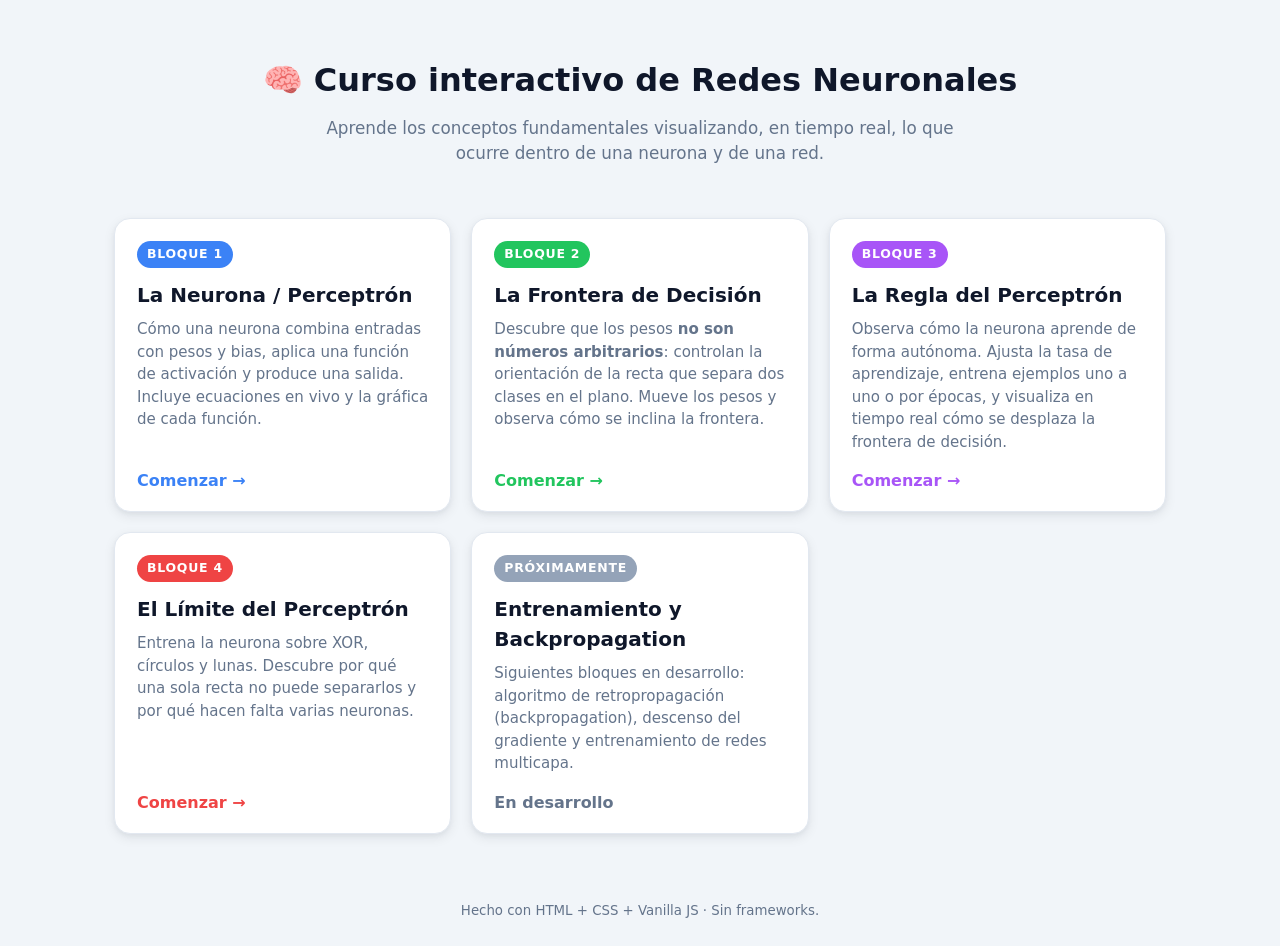
<file: index.html>
<!DOCTYPE html>
<!--
  index.html — Curso interactivo de Redes Neuronales.
  Página MENÚ / índice de los bloques didácticos.

  Cada bloque enseña un concepto fundamental, reutilizando el código modular
  (js/neuron.js, js/activationFunctions.js, ...).

  Bloques disponibles:
    - Bloque 1: La neurona / perceptrón (cómo transforma entradas en salida).
    - Bloque 2: La frontera de decisión (cómo los pesos separan clases).
    - Bloque 3: La regla del perceptrón (cómo la neurona aprende de sus errores).
    - Bloque 4: El límite del perceptrón (XOR y datos no lineales).
-->
<html lang="es">
<head>
  <meta charset="UTF-8" />
  <meta name="viewport" content="width=device-width, initial-scale=1.0" />
  <title>Curso de Redes Neuronales · Índice</title>
  <link rel="stylesheet" href="css/index.css" />
</head>
<body>
  <header class="hero">
    <h1>🧠 Curso interactivo de Redes Neuronales</h1>
    <p class="hero-sub">
      Aprende los conceptos fundamentales visualizando, en tiempo real, lo que
      ocurre dentro de una neurona y de una red.
    </p>
  </header>

  <main class="cards">
    <!-- Tarjeta del Bloque 1 -->
    <a href="bloque1.html" class="card card-b1">
      <div class="card-num">Bloque 1</div>
      <h2>La Neurona / Perceptrón</h2>
      <p>
        Cómo una neurona combina entradas con pesos y bias, aplica una función
        de activación y produce una salida. Incluye ecuaciones en vivo y la
        gráfica de cada función.
      </p>
      <span class="card-go">Comenzar →</span>
    </a>

    <!-- Tarjeta del Bloque 2 -->
    <a href="bloque2.html" class="card card-b2">
      <div class="card-num">Bloque 2</div>
      <h2>La Frontera de Decisión</h2>
      <p>
        Descubre que los pesos <strong>no son números arbitrarios</strong>:
        controlan la orientación de la recta que separa dos clases en el plano.
        Mueve los pesos y observa cómo se inclina la frontera.
      </p>
      <span class="card-go">Comenzar →</span>
    </a>

    <!-- Tarjeta del Bloque 3 -->
    <a href="bloque3.html" class="card card-b3">
      <div class="card-num">Bloque 3</div>
      <h2>La Regla del Perceptrón</h2>
      <p>
        Observa cómo la neurona aprende de forma autónoma.
        Ajusta la tasa de aprendizaje, entrena ejemplos uno a uno o por épocas,
        y visualiza en tiempo real cómo se desplaza la frontera de decisión.
      </p>
      <span class="card-go" style="color: #a855f7;">Comenzar →</span>
    </a>

    <!-- Tarjeta del Bloque 4 -->
    <a href="bloque4.html" class="card card-b4">
      <div class="card-num">Bloque 4</div>
      <h2>El Límite del Perceptrón</h2>
      <p>
        Entrena la neurona sobre XOR, círculos y lunas. Descubre por qué una
        sola recta no puede separarlos y por qué hacen falta varias neuronas.
      </p>
      <span class="card-go">Comenzar →</span>
    </a>

    <!-- Tarjeta placeholder de futuros bloques -->
    <div class="card card-soon">
      <div class="card-num">Próximamente</div>
      <h2>Entrenamiento y Backpropagation</h2>
      <p>
        Siguientes bloques en desarrollo: algoritmo de retropropagación (backpropagation), descenso del gradiente y entrenamiento de redes multicapa.
      </p>
      <span class="card-go card-soon-tag">En desarrollo</span>
    </div>
  </main>

  <footer class="index-footer">
    <small>Hecho con HTML + CSS + Vanilla JS · Sin frameworks.</small>
  </footer>
</body>
</html>
</file>
<file: css/index.css>
/* ===========================================================================
   index.css — Página índice del curso + barra de navegación entre bloques.
   =========================================================================== */

/* --- Variables y reset (comparten la paleta de styles.css) ------------- */
:root {
  --bg:         #f1f5f9;
  --bg-panel:   #ffffff;
  --border:     #e2e8f0;
  --text:       #0f172a;
  --text-muted: #64748b;
  --shadow:     0 4px 12px rgba(15, 23, 42, .08), 0 2px 4px rgba(15, 23, 42, .04);
  --radius:     16px;
  --font:       system-ui, -apple-system, "Segoe UI", Roboto, Helvetica, Arial, sans-serif;
}
* { box-sizing: border-box; }
html, body {
  margin: 0; padding: 0;
  font-family: var(--font);
  color: var(--text);
  background: var(--bg);
  line-height: 1.5;
}

/* --- Hero ------------------------------------------------------------- */
.hero {
  text-align: center;
  padding: 56px 20px 32px;
}
.hero h1 { margin: 0; font-size: 2rem; }
.hero-sub {
  max-width: 640px;
  margin: 12px auto 0;
  color: var(--text-muted);
  font-size: 1.05rem;
}

/* --- Tarjetas de los bloques ----------------------------------------- */
.cards {
  display: grid;
  grid-template-columns: repeat(auto-fit, minmax(280px, 1fr));
  gap: 20px;
  max-width: 1100px;
  margin: 0 auto;
  padding: 20px 24px 40px;
}
.card {
  display: flex;
  flex-direction: column;
  background: var(--bg-panel);
  border: 1px solid var(--border);
  border-radius: var(--radius);
  box-shadow: var(--shadow);
  padding: 22px 22px 18px;
  text-decoration: none;
  color: inherit;
  transition: transform .12s ease, box-shadow .12s ease;
}
.card:hover {
  transform: translateY(-3px);
  box-shadow: 0 10px 24px rgba(15, 23, 42, .14);
}
.card-num {
  font-size: .78rem;
  font-weight: 800;
  text-transform: uppercase;
  letter-spacing: .06em;
  color: #fff;
  padding: 4px 10px;
  border-radius: 20px;
  align-self: flex-start;
  margin-bottom: 12px;
}
.card-b1 .card-num   { background: #3b82f6; }   /* azul  */
.card-b2 .card-num   { background: #22c55e; }   /* verde */
.card-b3 .card-num   { background: #a855f7; }   /* morado */
.card-b4 .card-num   { background: #ef4444; }   /* rojo  */
.card-b4 .card-go    { color: #ef4444; }
.card-soon .card-num { background: #94a3b8; }   /* gris  */

.card h2 { margin: 0 0 8px; font-size: 1.25rem; }
.card p  { margin: 0 0 16px; color: var(--text-muted); font-size: .94rem; flex: 1; }
.card-go {
  font-weight: 700;
  color: #3b82f6;
}
.card-b2 .card-go { color: #22c55e; }
.card-soon-tag { color: var(--text-muted); }

.index-footer {
  text-align: center;
  padding: 24px;
  color: var(--text-muted);
}
</file>
